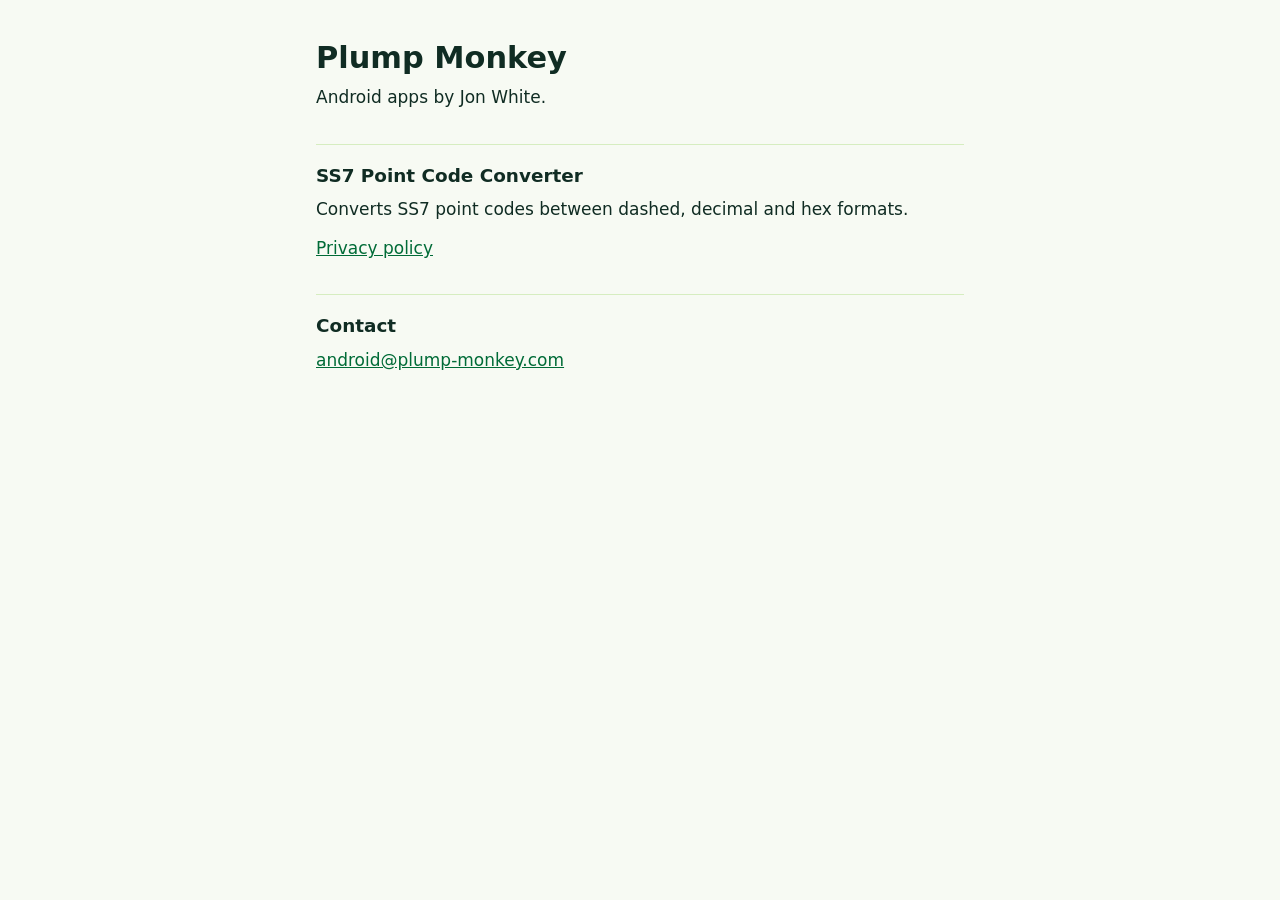
<file: index.html>
<!doctype html>
<html lang="en">
<head>
<meta charset="utf-8">
<meta name="viewport" content="width=device-width, initial-scale=1">
<title>Plump Monkey Apps</title>
<meta name="description" content="Android apps by Plump Monkey.">
<link rel="stylesheet" href="style.css">
</head>
<body>
<main>
  <h1>Plump Monkey</h1>
  <p>Android apps by Jon White.</p>

  <h2>SS7 Point Code Converter</h2>
  <p>Converts SS7 point codes between dashed, decimal and hex formats.</p>
  <p><a href="pcconverter/privacy/">Privacy policy</a></p>

  <h2>Contact</h2>
  <p><a href="mailto:android@plump-monkey.com">android@plump-monkey.com</a></p>
</main>
</body>
</html>
</file>
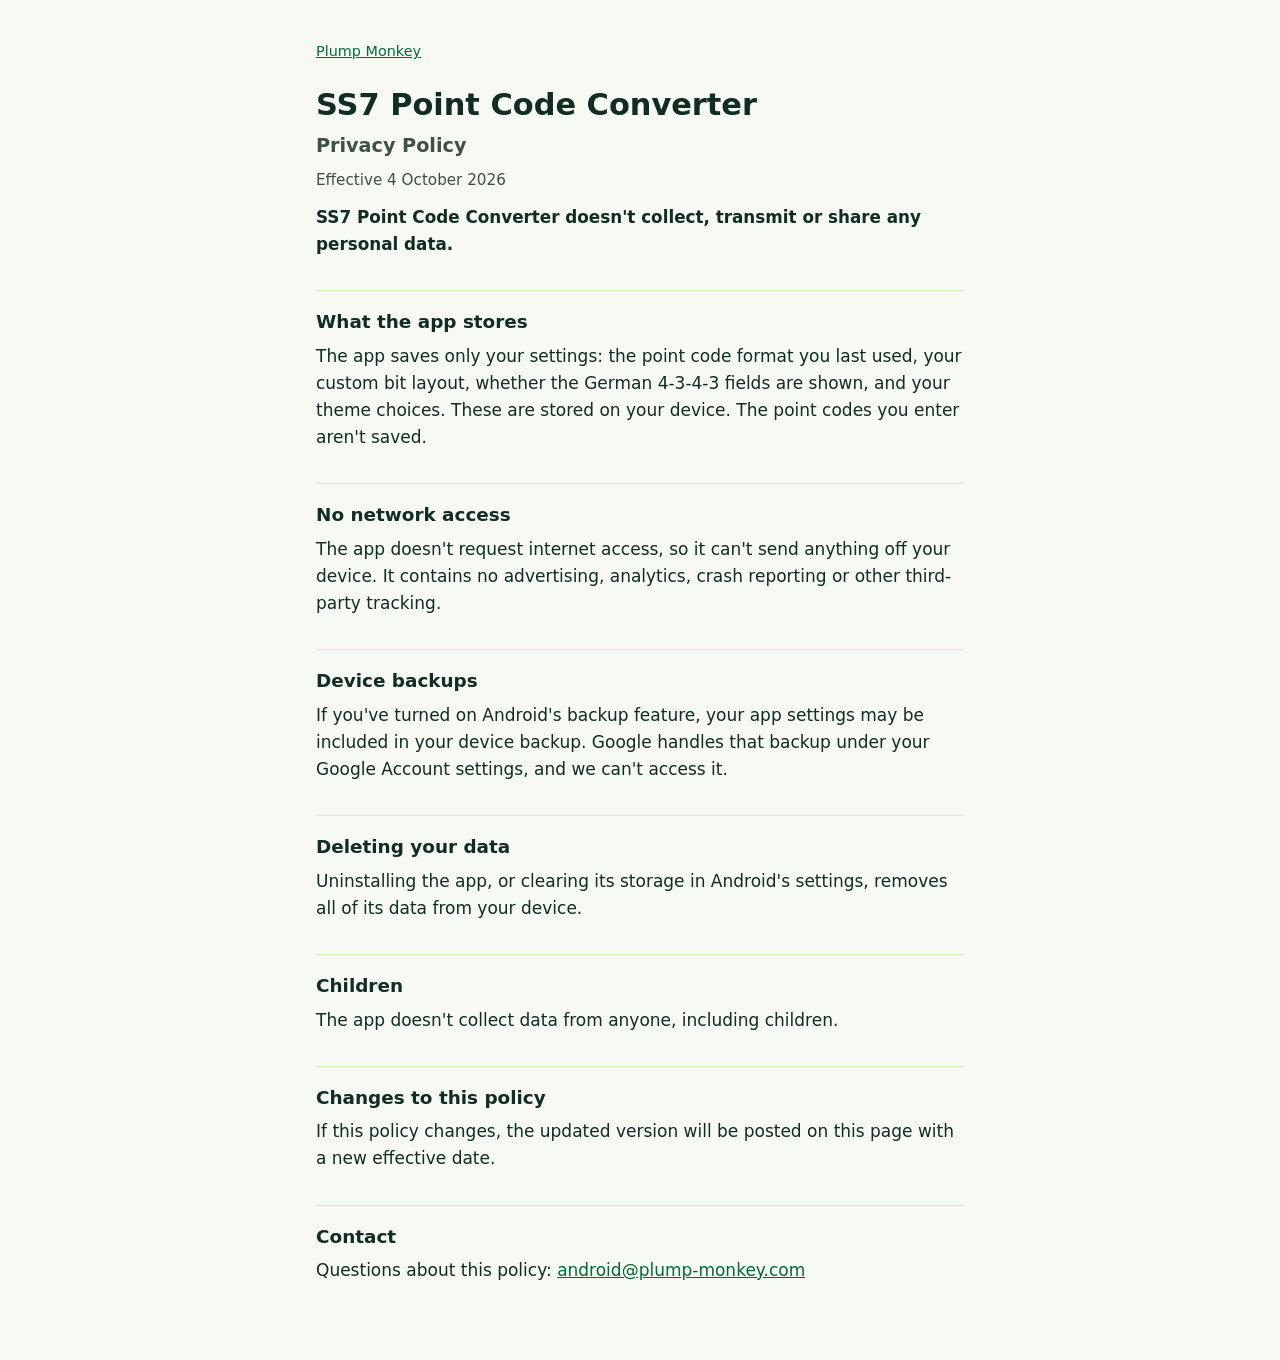
<file: pcconverter/privacy/index.html>
<!doctype html>
<html lang="en">
<head>
<meta charset="utf-8">
<meta name="viewport" content="width=device-width, initial-scale=1">
<title>SS7 Point Code Converter – Privacy Policy</title>
<meta name="description" content="Privacy policy for the SS7 Point Code Converter Android app.">
<link rel="stylesheet" href="../../style.css">
</head>
<body>
<main>
  <p class="crumb"><a href="../../">Plump Monkey</a></p>
  <h1>SS7 Point Code Converter<br><span>Privacy Policy</span></h1>
  <p class="meta">Effective 4 October 2026</p>

  <p class="summary">SS7 Point Code Converter doesn't collect, transmit or share any personal data.</p>

  <h2>What the app stores</h2>
  <p>The app saves only your settings: the point code format you last used, your custom bit layout, whether the German 4-3-4-3 fields are shown, and your theme choices. These are stored on your device. The point codes you enter aren't saved.</p>

  <h2>No network access</h2>
  <p>The app doesn't request internet access, so it can't send anything off your device. It contains no advertising, analytics, crash reporting or other third-party tracking.</p>

  <h2>Device backups</h2>
  <p>If you've turned on Android's backup feature, your app settings may be included in your device backup. Google handles that backup under your Google Account settings, and we can't access it.</p>

  <h2>Deleting your data</h2>
  <p>Uninstalling the app, or clearing its storage in Android's settings, removes all of its data from your device.</p>

  <h2>Children</h2>
  <p>The app doesn't collect data from anyone, including children.</p>

  <h2>Changes to this policy</h2>
  <p>If this policy changes, the updated version will be posted on this page with a new effective date.</p>

  <h2>Contact</h2>
  <p>Questions about this policy: <a href="mailto:android@plump-monkey.com">android@plump-monkey.com</a></p>
</main>
</body>
</html>
</file>
<file: style.css>
:root {
  --bg: #F7FAF3;
  --ink: #102C23;
  --muted: #3F5047;
  --accent: #006B37;
  --rule: #D6EDC0;
  color-scheme: light dark;
}
@media (prefers-color-scheme: dark) {
  :root {
    --bg: #102C23;
    --ink: #F0F5EE;
    --muted: #C2E3A6;
    --accent: #F6E936;
    --rule: #1B4535;
  }
}
* { box-sizing: border-box; }
body {
  margin: 0;
  background: var(--bg);
  color: var(--ink);
  font: 17px/1.6 system-ui, -apple-system, "Segoe UI", Roboto, sans-serif;
}
main { max-width: 680px; margin: 0 auto; padding: 40px 16px 64px; }
h1 { font-size: 1.9rem; line-height: 1.2; margin: 0 0 8px; }
h1 span { font-size: 1.2rem; font-weight: 600; color: var(--muted); }
h2 { font-size: 1.15rem; margin: 32px 0 6px; padding-top: 16px; border-top: 1px solid var(--rule); }
p { margin: 0 0 12px; }
a { color: var(--accent); }
.crumb { font-size: 0.9rem; margin-bottom: 24px; }
.meta { color: var(--muted); font-size: 0.95rem; }
.summary { font-weight: 600; font-size: 1.05rem; }
</file>
